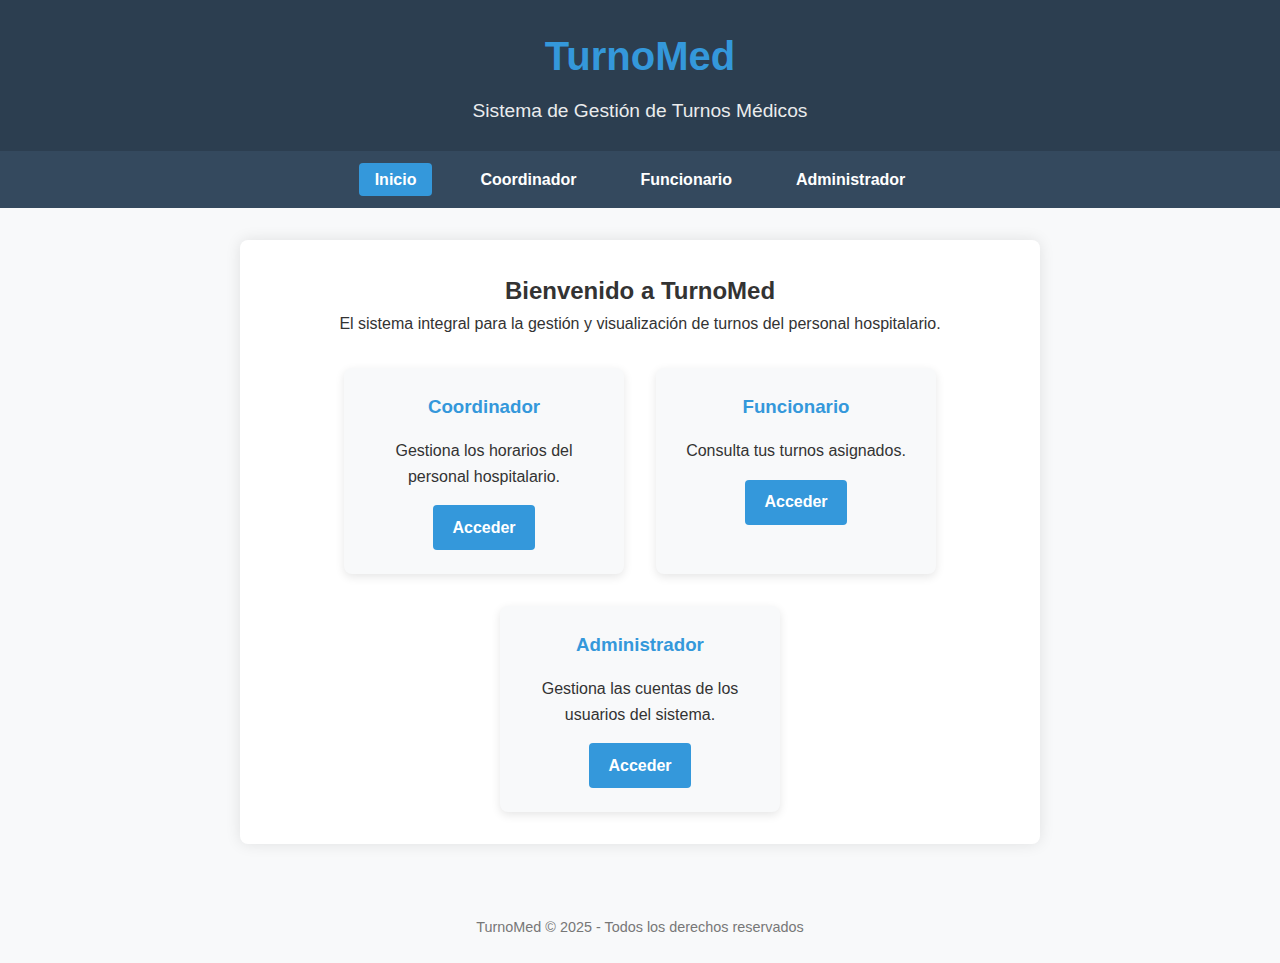
<file: index.html>
<!DOCTYPE html>
<html lang="es">
<head>
    <meta charset="UTF-8">
    <meta name="viewport" content="width=device-width, initial-scale=1.0">
    <title>TurnoMed - Sistema de Turnos Hospitalarios</title>
    <link rel="stylesheet" href="calendario.css">
</head>
<body class="home-view">
    <div class="app-header">
        <h1 class="app-title">TurnoMed</h1>
        <p class="app-subtitle">Sistema de Gestión de Turnos Médicos</p>
    </div>

    <nav class="main-menu">
        <ul>
            <li><a href="index.html" id="inicioLink">Inicio</a></li>
            <li><a href="coordinador.html" id="coordinadorLink">Coordinador</a></li>
            <li><a href="funcionario.html" id="funcionarioLink">Funcionario</a></li>
            <li><a href="gestionUsuario.html" id="gestionUsuarioLink">Administrador</a></li>
        </ul>
    </nav>

    <div class="welcome-container">
        <h2>Bienvenido a TurnoMed</h2>
        <p>El sistema integral para la gestión y visualización de turnos del personal hospitalario.</p>
        
        <div class="role-cards">
            <div class="role-card">
                <h3>Coordinador</h3>
                <p>Gestiona los horarios del personal hospitalario.</p>
                <a href="coordinador.html" class="btn">Acceder</a>
            </div>
            
            <div class="role-card">
                <h3>Funcionario</h3>
                <p>Consulta tus turnos asignados.</p>
                <a href="funcionario.html" class="btn">Acceder</a>
            </div>
            
            <div class="role-card">
                <h3>Administrador</h3>
                <p>Gestiona las cuentas de los usuarios del sistema.</p>
                <a href="gestionUsuario.html" class="btn">Acceder</a>
            </div>
        </div>
    </div>

    <footer>
        <p>TurnoMed &copy; 2025 - Todos los derechos reservados</p>
    </footer>

    <script src="calendario.js"></script>    
</body>
</html>
</file>
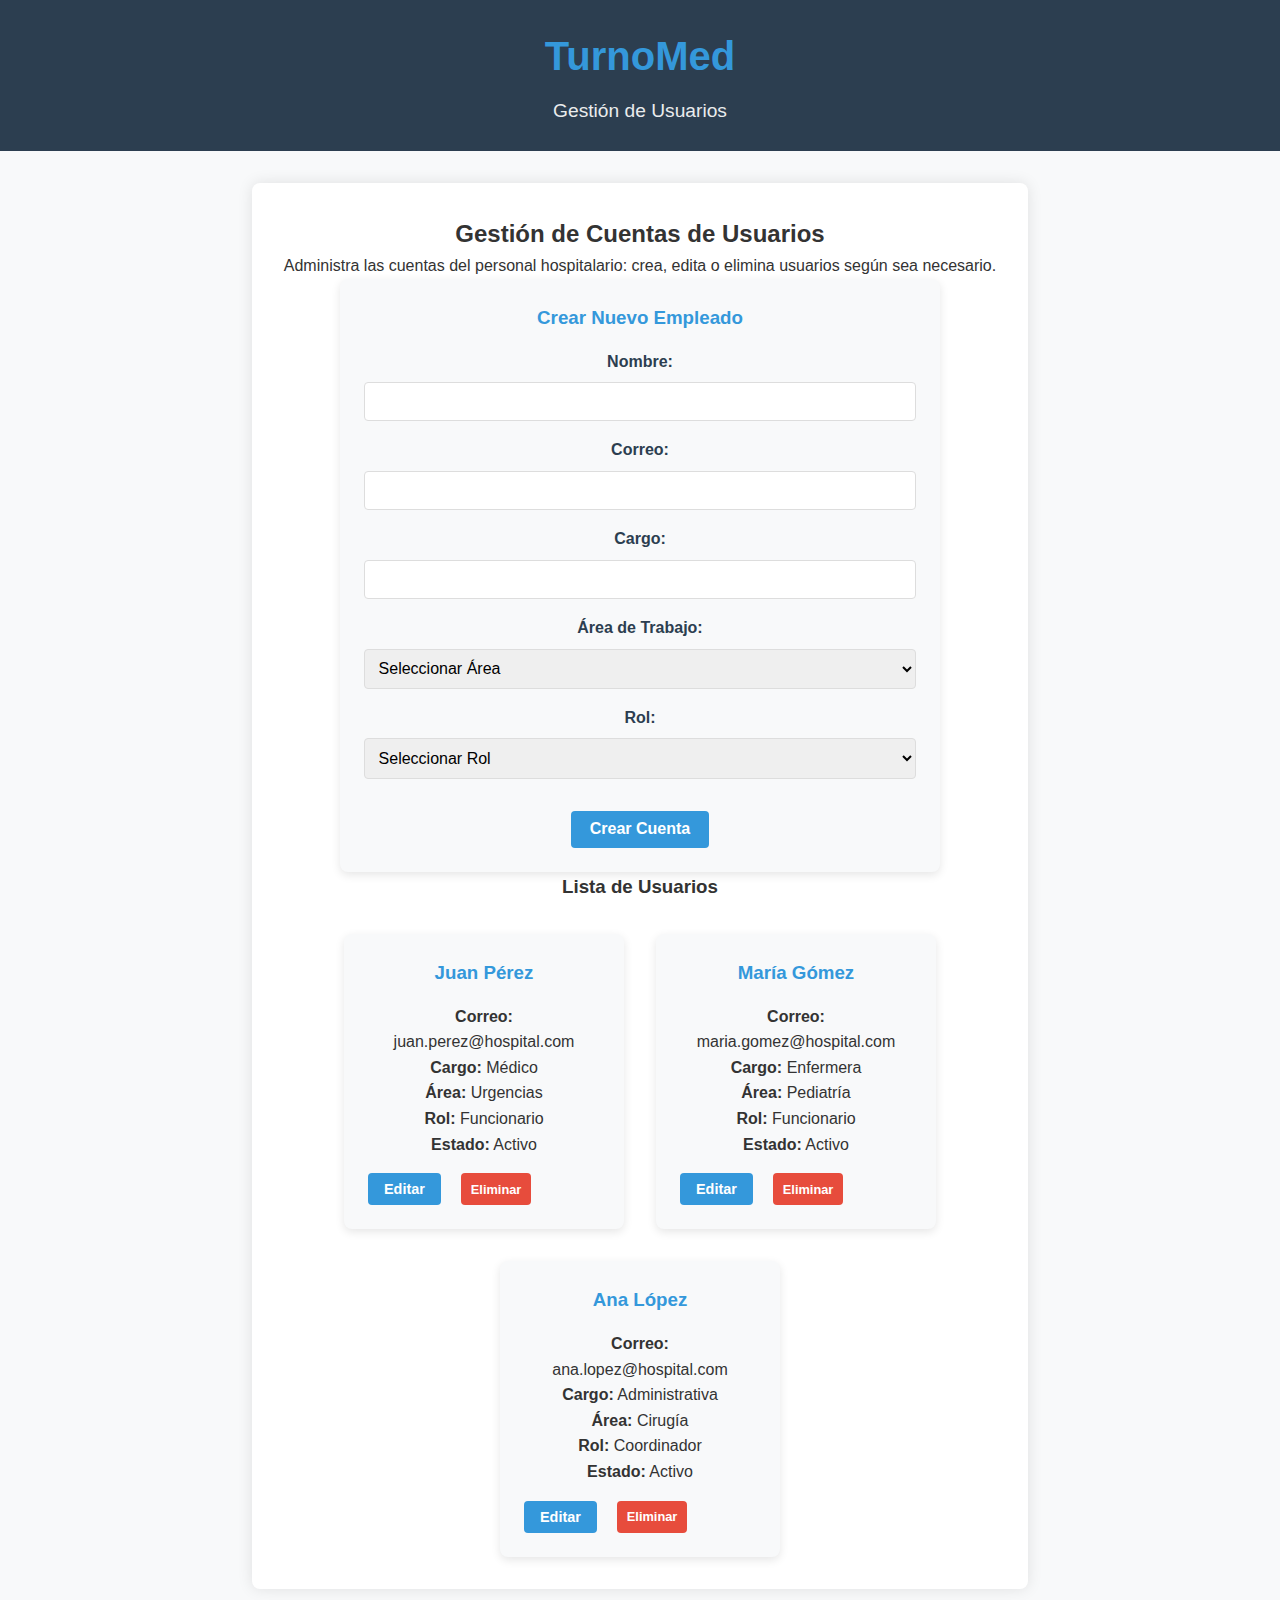
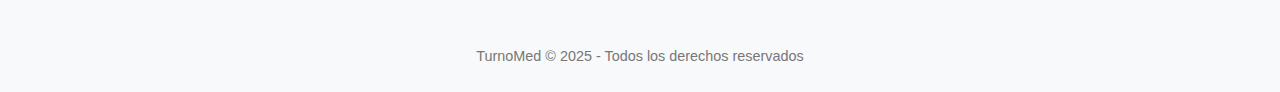
<file: gestionUsuario.html>
<!DOCTYPE html>
<html lang="es">
<head>
    <meta charset="UTF-8">
    <meta name="viewport" content="width=device-width, initial-scale=1.0">
    <title>TurnoMed - Gestión de Usuarios</title>
    <link rel="stylesheet" href="calendario.css">
    <style>
        /* Ajuste para centrar el cuerpo verticalmente */
        body {
            display: flex;
            flex-direction: column;
            min-height: 100vh;
            margin: 0;
            justify-content: space-between;
            background-color: #f8f9fa;
        }

        .welcome-container {
            flex-grow: 1;
            display: flex;
            flex-direction: column;
            justify-content: center;
            align-items: center;
            margin: 2rem auto;
            padding: 2rem;
            max-width: 800px;
            background-color: #fff;
            border-radius: 8px;
            box-shadow: 0 0 15px rgba(0,0,0,0.1);
            text-align: center;
        }

        .form-section, .users-section {
            width: 100%;
            max-width: 600px; /* Ajuste para que el formulario y la lista no sean demasiado anchos */
        }

        .role-cards {
            display: flex;
            flex-wrap: wrap;
            justify-content: center;
            gap: 2rem;
        }

        footer {
            margin-top: auto; /* Empuja el footer al final de la página */
        }
    </style>
</head>
<body>
    <div class="app-header">
        <h1 class="app-title">TurnoMed</h1>
        <p class="app-subtitle">Gestión de Usuarios</p>
    </div>

    <div class="welcome-container">
        <h2>Gestión de Cuentas de Usuarios</h2>
        <p>Administra las cuentas del personal hospitalario: crea, edita o elimina usuarios según sea necesario.</p>

        <!-- Sección para crear un nuevo usuario -->
        <div class="role-card form-section">
            <h3>Crear Nuevo Empleado</h3>
            <form id="userForm">
                <div class="form-group">
                    <label for="name">Nombre:</label>
                    <input type="text" id="name" required>
                </div>
                <div class="form-group">
                    <label for="email">Correo:</label>
                    <input type="email" id="email" required>
                </div>
                <div class="form-group">
                    <label for="position">Cargo:</label>
                    <input type="text" id="position" required>
                </div>
                <div class="form-group">
                    <label for="area">Área de Trabajo:</label>
                    <select id="area" class="filter-select" required>
                        <option value="">Seleccionar Área</option>
                        <option value="Urgencias">Urgencias</option>
                        <option value="Pediatría">Pediatría</option>
                        <option value="Cirugía">Cirugía</option>
                        <option value="Cardiología">Cardiología</option>
                        <option value="Neurología">Neurología</option>
                    </select>
                </div>
                <div class="form-group">
                    <label for="role">Rol:</label>
                    <select id="role" class="filter-select" required>
                        <option value="">Seleccionar Rol</option>
                        <option value="Administrador">Administrador</option>
                        <option value="Coordinador">Coordinador</option>
                        <option value="Funcionario">Funcionario</option>
                    </select>
                </div>
                <button type="submit" class="btn btn-primary">Crear Cuenta</button>
            </form>
        </div>

        <!-- Sección para consultar y gestionar usuarios -->
        <div class="users-section">
            <h3>Lista de Usuarios</h3>
            <div class="role-cards" id="usersTableBody">
                <!-- Los usuarios se generarán dinámicamente -->
            </div>
        </div>
    </div>

    <div id="modalEdit" class="modal">
        <div class="modal-content">
            <span class="close">×</span>
            <h2 id="modalTitle">Editar Usuario</h2>
            <form id="editForm">
                <div class="form-group">
                    <label for="editName">Nombre:</label>
                    <input type="text" id="editName" required>
                </div>
                <div class="form-group">
                    <label for="editEmail">Correo:</label>
                    <input type="email" id="editEmail" required>
                </div>
                <div class="form-group">
                    <label for="editPosition">Cargo:</label>
                    <input type="text" id="editPosition" required>
                </div>
                <div class="form-group">
                    <label for="editArea">Área de Trabajo:</label>
                    <select id="editArea" class="filter-select" required>
                        <option value="">Seleccionar Área</option>
                        <option value="Urgencias">Urgencias</option>
                        <option value="Pediatría">Pediatría</option>
                        <option value="Cirugía">Cirugía</option>
                        <option value="Cardiología">Cardiología</option>
                        <option value="Neurología">Neurología</option>
                    </select>
                </div>
                <div class="form-group">
                    <label for="editRole">Rol:</label>
                    <select id="editRole" class="filter-select" required>
                        <option value="">Seleccionar Rol</option>
                        <option value="Administrador">Administrador</option>
                        <option value="Coordinador">Coordinador</option>
                        <option value="Funcionario">Funcionario</option>
                    </select>
                </div>
                <button type="submit" class="btn btn-primary">Guardar Cambios</button>
            </form>
        </div>
    </div>

    <div id="notification" class="notification hidden">
        <span id="notificationMessage"></span>
    </div>

    <footer>
        <p>TurnoMed © 2025 - Todos los derechos reservados</p>
    </footer>

    <script src="calendario.js"></script>
    <script>
        // Datos simulados de usuarios
        let users = [
            { id: 1, name: "Juan Pérez", email: "juan.perez@hospital.com", position: "Médico", area: "Urgencias", role: "Funcionario", active: true },
            { id: 2, name: "María Gómez", email: "maria.gomez@hospital.com", position: "Enfermera", area: "Pediatría", role: "Funcionario", active: true },
            { id: 3, name: "Ana López", email: "ana.lopez@hospital.com", position: "Administrativa", area: "Cirugía", role: "Coordinador", active: true }
        ];

        // Renderizar la lista de usuarios
        function renderUsers() {
            const tableBody = document.getElementById("usersTableBody");
            tableBody.innerHTML = "";
            users.forEach(user => {
                const userCard = document.createElement("div");
                userCard.className = "role-card";
                userCard.innerHTML = `
                    <h3>${user.name}</h3>
                    <p><strong>Correo:</strong> ${user.email}</p>
                    <p><strong>Cargo:</strong> ${user.position}</p>
                    <p><strong>Área:</strong> ${user.area}</p>
                    <p><strong>Rol:</strong> ${user.role}</p>
                    <p><strong>Estado:</strong> ${user.active ? "Activo" : "Inactivo"}</p>
                    <div style="display: flex; gap: 10px;">
                        <button class="btn btn-primary btn-small" onclick="editUser(${user.id})">Editar</button>
                        <button class="btn btn-undo btn-small" onclick="deleteUser(${user.id})">${user.active ? "Eliminar" : "Restaurar"}</button>
                    </div>
                `;
                tableBody.appendChild(userCard);
            });
        }

        // Crear un nuevo usuario
        document.getElementById("userForm").addEventListener("submit", function(event) {
            event.preventDefault();

            const name = document.getElementById("name").value;
            const email = document.getElementById("email").value;
            const position = document.getElementById("position").value;
            const area = document.getElementById("area").value;
            const role = document.getElementById("role").value;

            // Validar campos
            if (!name || !email || !position || !area || !role) {
                showNotification("Por favor, complete todos los campos.", false);
                return;
            }

            // Simular operación en menos de 3 segundos
            setTimeout(() => {
                const newUser = {
                    id: users.length + 1,
                    name,
                    email,
                    position,
                    area,
                    role,
                    active: true
                };
                users.push(newUser);
                renderUsers();
                document.getElementById("userForm").reset();
                showNotification("Usuario creado exitosamente.", false);
            }, 500); // Simulación de 0.5 segundos
        });

        // Editar un usuario
        function editUser(userId) {
            const user = users.find(u => u.id === userId);
            if (!user) return;

            const modal = document.getElementById("modalEdit");
            document.getElementById("editName").value = user.name;
            document.getElementById("editEmail").value = user.email;
            document.getElementById("editPosition").value = user.position;
            document.getElementById("editArea").value = user.area;
            document.getElementById("editRole").value = user.role;

            modal.dataset.userId = userId;
            modal.style.display = "flex";
        }

        // Guardar cambios al editar
        document.getElementById("editForm").addEventListener("submit", function(event) {
            event.preventDefault();

            const userId = parseInt(document.getElementById("modalEdit").dataset.userId);
            const user = users.find(u => u.id === userId);
            if (!user) return;

            const newName = document.getElementById("editName").value;
            const newEmail = document.getElementById("editEmail").value;
            const newPosition = document.getElementById("editPosition").value;
            const newArea = document.getElementById("editArea").value;
            const newRole = document.getElementById("editRole").value;

            if (newName && newEmail && newPosition && newArea && newRole) {
                setTimeout(() => {
                    user.name = newName;
                    user.email = newEmail;
                    user.position = newPosition;
                    user.area = newArea;
                    user.role = newRole;
                    renderUsers();
                    document.getElementById("modalEdit").style.display = "none";
                    showNotification("Usuario modificado exitosamente.", false);
                }, 500); // Simulación de 0.5 segundos
            }
        });

        // Cerrar modal
        document.querySelector("#modalEdit .close").addEventListener("click", function() {
            document.getElementById("modalEdit").style.display = "none";
        });

        window.addEventListener("click", function(event) {
            const modal = document.getElementById("modalEdit");
            if (event.target === modal) {
                modal.style.display = "none";
            }
        });

        // Eliminar o restaurar un usuario
        function deleteUser(userId) {
            const user = users.find(u => u.id === userId);
            if (!user) return;

            setTimeout(() => {
                user.active = !user.active; // Alternar estado (eliminar/restaurar)
                renderUsers();
                showNotification(user.active ? "Usuario restaurado exitosamente." : "Usuario eliminado. No podrá acceder al sistema.", false);
            }, 500); // Simulación de 0.5 segundos
        }

        // Renderizar la lista inicialmente
        renderUsers();
    </script>
</body>
</html>
</file>
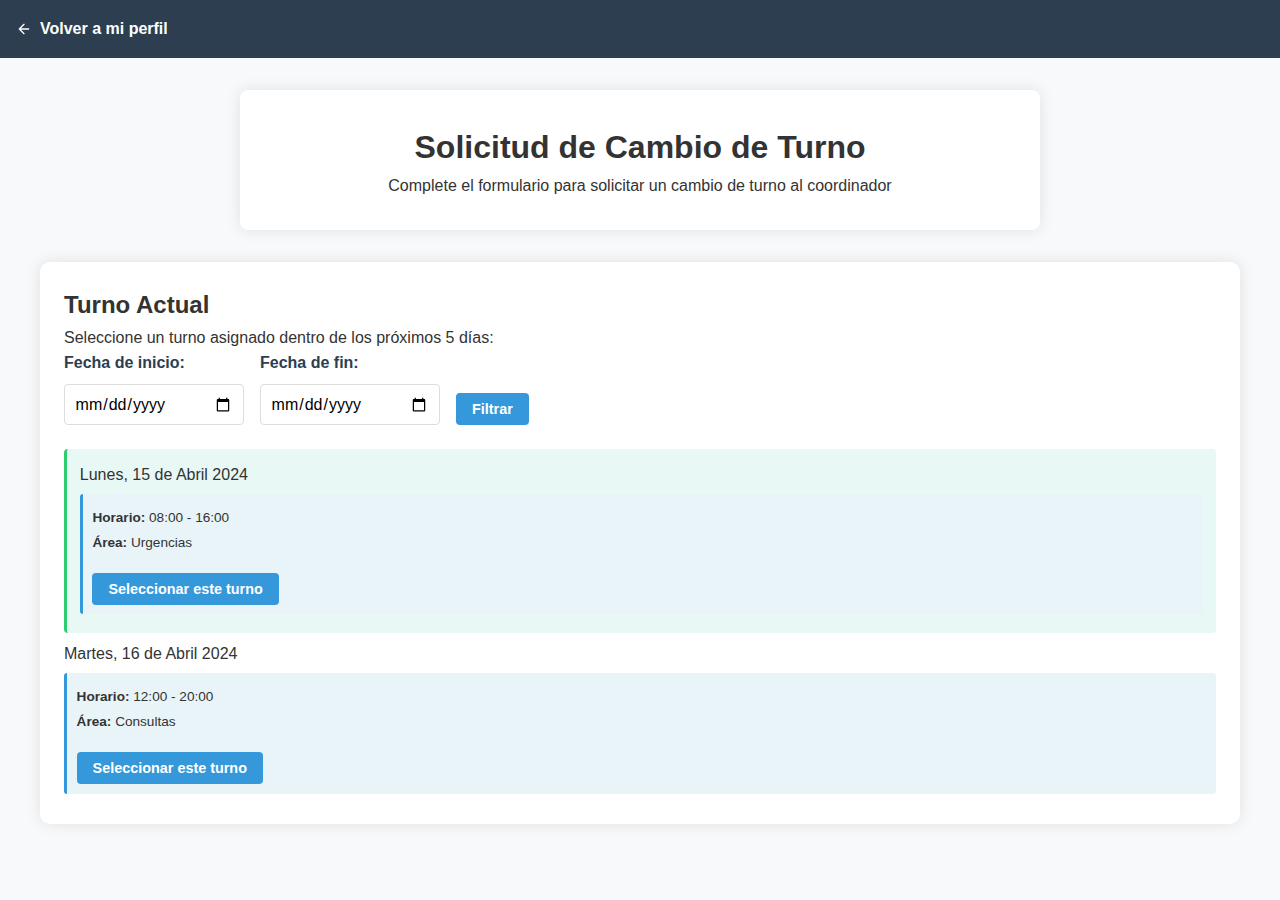
<file: notificación.html>
<!DOCTYPE html>
<html lang="es">
<head>
    <meta charset="UTF-8">
    <meta name="viewport" content="width=device-width, initial-scale=1.0">
    <title>Solicitud de Cambio de Turno</title>
    <link rel="stylesheet" href="calendario.css">
</head>
<body>
    <div class="top-nav">
        <a href="perfil.html" class="back-btn">
            <svg width="16" height="16" viewBox="0 0 24 24" fill="none" stroke="currentColor" stroke-width="2" stroke-linecap="round" stroke-linejoin="round">
                <path d="M19 12H5M12 19l-7-7 7-7"/>
            </svg>
            Volver a mi perfil
        </a>
    </div>

    <div class="welcome-container">
        <h1>Solicitud de Cambio de Turno</h1>
        <p>Complete el formulario para solicitar un cambio de turno al coordinador</p>
    </div>

    <div class="calendar-container">
        <h2>Turno Actual</h2>
        <p>Seleccione un turno asignado dentro de los próximos 5 días:</p>
        
        <div class="filters-container">
            <div class="filter-group">
                <label for="fecha-inicio">Fecha de inicio:</label>
                <input type="date" id="fecha-inicio" class="filter-select">
            </div>
            <div class="filter-group">
                <label for="fecha-fin">Fecha de fin:</label>
                <input type="date" id="fecha-fin" class="filter-select">
            </div>
            <button class="btn btn-primary btn-small">Filtrar</button>
        </div>

        <div class="turnos-list">
            <!-- Ejemplo de turnos disponibles -->
            <div class="turno-item my-shift">
                <div class="turno-date">Lunes, 15 de Abril 2024</div>
                <div class="shift">
                    <p><strong>Horario:</strong> 08:00 - 16:00</p>
                    <p><strong>Área:</strong> Urgencias</p>
                    <button class="btn btn-primary btn-small seleccionar-turno">Seleccionar este turno</button>
                </div>
            </div>
            
            <div class="turno-item">
                <div class="turno-date">Martes, 16 de Abril 2024</div>
                <div class="shift">
                    <p><strong>Horario:</strong> 12:00 - 20:00</p>
                    <p><strong>Área:</strong> Consultas</p>
                    <button class="btn btn-primary btn-small seleccionar-turno">Seleccionar este turno</button>
                </div>
            </div>
        </div>

        <div id="formulario-cambio" style="display: none; margin-top: 2rem;">
            <h2>Propuesta de Nuevo Turno</h2>
            <p>Turno seleccionado: <span id="turno-seleccionado-info"></span></p>
            
            <div class="filters-container">
                <div class="filter-group">
                    <label for="nueva-fecha">Nueva fecha:</label>
                    <input type="date" id="nueva-fecha" class="filter-select">
                </div>
                <div class="filter-group">
                    <label for="nuevo-horario">Nuevo horario:</label>
                    <select id="nuevo-horario" class="filter-select">
                        <option value="">Seleccione un horario</option>
                        <option value="08:00-16:00">08:00 - 16:00</option>
                        <option value="12:00-20:00">12:00 - 20:00</option>
                        <option value="16:00-00:00">16:00 - 00:00</option>
                    </select>
                </div>
                <button class="btn btn-primary btn-small" id="verificar-disponibilidad">Verificar disponibilidad</button>
            </div>
            
            <div id="mensaje-disponibilidad" style="margin: 1rem 0; padding: 1rem; display: none;"></div>
            
            <form id="solicitud-cambio-form" style="margin-top: 1rem;">
                <div class="form-group">
                    <label for="motivo-cambio">Motivo del cambio (máximo 200 caracteres):</label>
                    <textarea id="motivo-cambio" class="form-control" rows="4" maxlength="200" required></textarea>
                    <small id="contador-caracteres">200 caracteres restantes</small>
                </div>
                
                <button type="submit" class="btn btn-primary" id="enviar-solicitud">Enviar Solicitud</button>
            </form>
        </div>
    </div>

    <div id="modal-confirmacion" class="modal">
        <div class="modal-content">
            <span class="close">&times;</span>
            <h2>Confirmación de Solicitud</h2>
            <p id="modal-mensaje">Su solicitud de cambio de turno ha sido enviada al coordinador.</p>
            <p>Recibirá una notificación con la decisión dentro de las próximas 24 horas.</p>
            <button class="btn btn-primary" id="cerrar-modal">Aceptar</button>
        </div>
    </div>

    <div id="notificacion" class="notification hidden">
        <svg width="20" height="20" viewBox="0 0 24 24" fill="none" stroke="currentColor" stroke-width="2" stroke-linecap="round" stroke-linejoin="round">
            <path d="M22 11.08V12a10 10 0 1 1-5.93-9.14"></path>
            <polyline points="22 4 12 14.01 9 11.01"></polyline>
        </svg>
        <span id="notificacion-mensaje"></span>
    </div>

     <script src="calendario.js"></script>

</body>
</html>
</file>
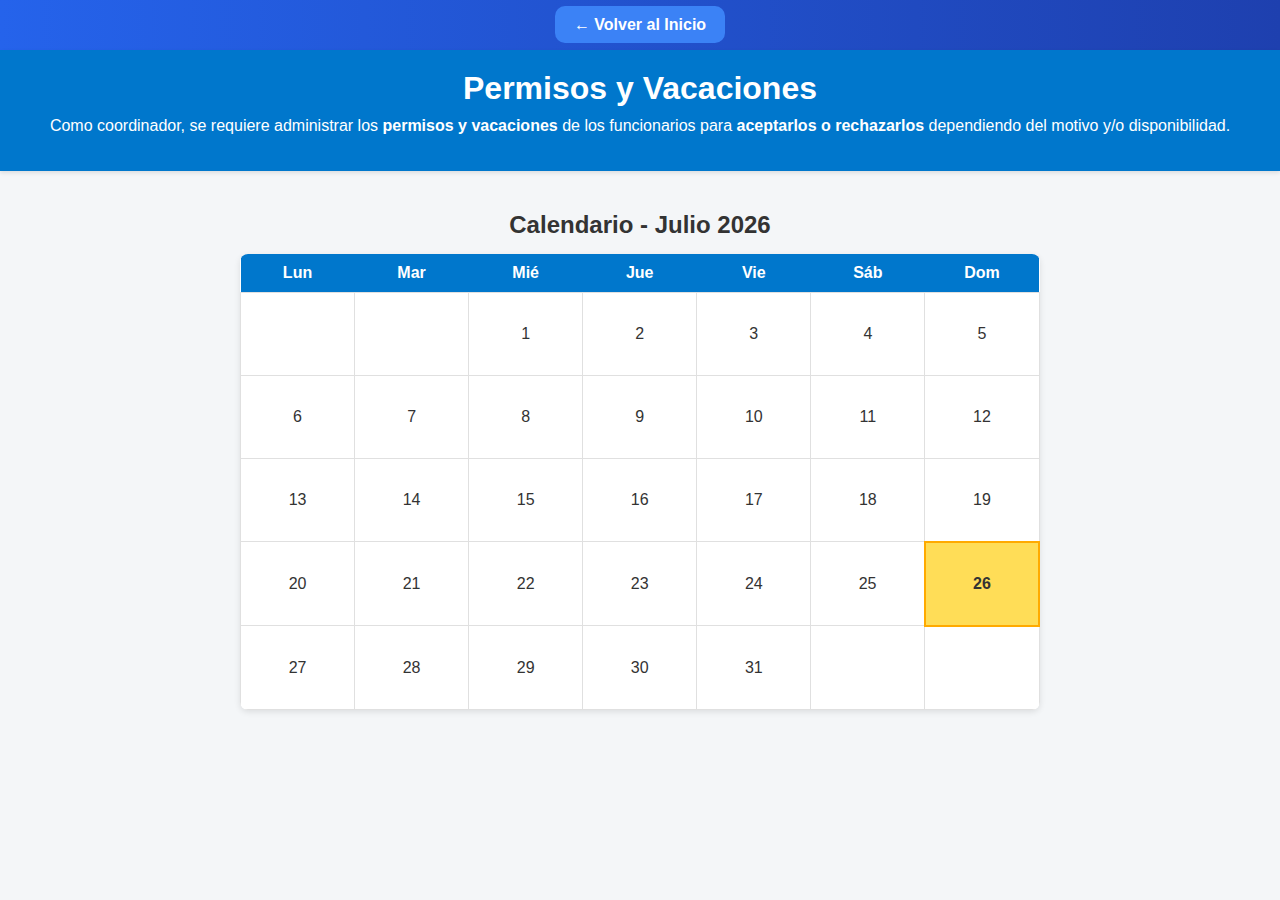
<file: calendario/calendario_vacaciones.html>
<!DOCTYPE html>
<html lang="es">
<head>
  <meta charset="UTF-8">
  <title>Permisos y Vacaciones - Coordinador</title>
  <link rel="stylesheet" href="calendario_vacaciones.css">
</head>
<body>
    
    <nav class="top-nav">
        <a href="calendario.html" class="btn-volver">← Volver al Inicio</a>
    </nav>

  <header>
    <h1>Permisos y Vacaciones</h1>
    <p>
      Como coordinador, se requiere administrar los <strong>permisos y vacaciones</strong> de los funcionarios
      para <strong>aceptarlos o rechazarlos</strong> dependiendo del motivo y/o disponibilidad.
    </p>
  </header>

  

  <main>
    <section>
      <h2 id="mes-actual">Calendario</h2>
      <table id="tabla-calendario">
        <thead>
          <tr>
            <th>Lun</th>
            <th>Mar</th>
            <th>Mié</th>
            <th>Jue</th>
            <th>Vie</th>
            <th>Sáb</th>
            <th>Dom</th>
          </tr>
        </thead>
        <tbody id="cuerpo-calendario">
          <!-- Días generados con JavaScript -->
        </tbody>
      </table>
    </section>
  </main>

  <!-- Modal de solicitudes -->
  <div id="modal-solicitudes" class="modal">
    <div class="modal-contenido">
      <span class="cerrar" id="cerrar-modal">&times;</span>
      <h3>Solicitudes del <span id="fecha-modal"></span></h3>
      
      <div id="lista-solicitudes">
        <!--  insertan solicitudes dinámicamente -->
      </div>

      <div id="acciones-solicitud" style="display: none;">
        <textarea id="motivo" placeholder="Escribe el motivo de la decisión..."></textarea>
        <div class="botones">
          <button class="btn aceptar">Aceptar</button>
          <button class="btn rechazar">Rechazar</button>
        </div>
      </div>
    </div>
  </div>

  

  <script src="calendario_vacaciones.js"></script>

  <div id="notificacion-toast" class="toast-guardado">Guardado correctamente</div>


</body>
</html>
</file>
<file: calendario.css>
/* ===== ESTILOS GENERALES ===== */
* {
    box-sizing: border-box;
    margin: 0;
    padding: 0;
    font-family: 'Segoe UI', Tahoma, Geneva, Verdana, sans-serif;
}

body {
    background-color: #f8f9fa;
    color: #333;
    line-height: 1.6;
}

/* ===== ENCABEZADO Y NAVEGACIÓN ===== */
.app-header {
    background-color: #2c3e50;
    color: white;
    padding: 1.5rem;
    text-align: center;
}

.app-title {
    font-size: 2.5rem;
    margin-bottom: 0.5rem;
    color: #3498db;
}

.app-subtitle {
    font-size: 1.2rem;
    opacity: 0.9;
}

.main-menu {
    background-color: #34495e;
    padding: 1rem 0;
}

.main-menu ul {
    list-style: none;
    display: flex;
    justify-content: center;
    gap: 2rem;
    padding: 0 1rem;
}

.main-menu a {
    color: white;
    text-decoration: none;
    font-weight: bold;
    padding: 0.5rem 1rem;
    border-radius: 4px;
    transition: all 0.3s;
}

.main-menu a:hover {
    background-color: #3498db;
}

.top-nav {
    background-color: #2c3e50;
    padding: 1rem;
    display: flex;
    justify-content: flex-start;
}

.back-btn {
    color: white;
    text-decoration: none;
    font-weight: bold;
    display: inline-flex;
    align-items: center;
    gap: 0.5rem;
    transition: opacity 0.3s;
}

.back-btn:hover {
    opacity: 0.8;
}

/* ===== CONTENEDORES PRINCIPALES ===== */
.welcome-container {
    max-width: 800px;
    margin: 2rem auto;
    padding: 2rem;
    background: white;
    border-radius: 8px;
    box-shadow: 0 0 15px rgba(0,0,0,0.1);
    text-align: center;
}

.calendar-container {
    max-width: 1200px;
    margin: 1rem auto;
    padding: 1.5rem;
    background: white;
    border-radius: 10px;
    box-shadow: 0 0 15px rgba(0, 0, 0, 0.1);
}

/* ===== COMPONENTES DE INTERFAZ ===== */
/* Tarjetas */
.role-cards {
    display: flex;
    justify-content: center;
    gap: 2rem;
    margin-top: 2rem;
    flex-wrap: wrap;
}

.role-card {
    background: #f8f9fa;
    border-radius: 8px;
    padding: 1.5rem;
    width: 280px;
    box-shadow: 0 3px 10px rgba(0,0,0,0.1);
    transition: transform 0.3s;
}

.role-card:hover {
    transform: translateY(-5px);
}

.role-card h3 {
    color: #3498db;
    margin-bottom: 1rem;
}

/* Botones */
.btn {
    display: inline-block;
    padding: 0.6rem 1.2rem;
    background-color: #3498db;
    color: white;
    text-decoration: none;
    border-radius: 4px;
    margin-top: 1rem;
    font-weight: bold;
    transition: all 0.3s;
    border: none;
    cursor: pointer;
    font-size: 1rem;
}

.btn:hover {
    background-color: #2980b9;
    transform: translateY(-2px);
}

.btn-small {
    padding: 0.5rem 1rem;
    font-size: 0.9rem;
}

.btn-undo {
    background-color: #e74c3c;
    margin-left: 10px;
    padding: 5px 10px;
    font-size: 0.8em;
}

.btn-undo:hover {
    background-color: #c0392b;
}

/* ESTILOS PARA BOTÓN DE CAMBIO */
.btn-change-shift {
    background-color: #3498db;
    color: white;
    border: none;
    padding: 5px 10px;
    border-radius: 4px;
    margin-top: 8px;
    cursor: pointer;
    display: block;
    width: 100%;
    transition: background-color 0.3s;
}

.btn-change-shift:hover {
    background-color: #2980b9;
}

/* ESTILOS PARA FORMULARIO */
.change-shift-form .date-range-info {
    font-size: 0.85rem;
    color: #7f8c8d;
    margin-top: -0.5rem;
    margin-bottom: 1rem;
    display: block;
}

/* Filtros */
.filters-container {
    display: flex;
    flex-wrap: wrap;
    gap: 1rem;
    margin-bottom: 1.5rem;
    align-items: flex-end;
}

.filter-group {
    display: flex;
    flex-direction: column;
    min-width: 180px;
}

.filter-group label {
    margin-bottom: 0.5rem;
    font-weight: bold;
    color: #2c3e50;
}

.filter-select {
    padding: 0.6rem;
    border-radius: 4px;
    border: 1px solid #ddd;
    font-size: 1rem;
    transition: border-color 0.3s;
}

.filter-select:focus {
    border-color: #3498db;
    outline: none;
}

/* ===== CALENDARIO ===== */
.calendar-header {
    display: flex;
    justify-content: space-between;
    align-items: center;
    margin-bottom: 15px;
    flex-wrap: wrap;
    gap: 10px;
}

.calendar-nav {
    display: flex;
    gap: 10px;
    width: 100%;
    justify-content: center;
}

.month-title {
    width: 100%;
    text-align: center;
    color: #2c3e50;
    margin-bottom: 10px;
}

.calendar-grid {
    display: grid;
    grid-template-columns: repeat(7, 1fr);
    gap: 1px;
    background-color: #ddd;
    border-radius: 8px;
    overflow: hidden;
}

.day-header {
    background-color: #2c3e50;
    color: white;
    text-align: center;
    font-weight: bold;
    padding: 0.8rem;
}

.calendar-day {
    min-height: 120px;
    background: white;
    padding: 0.8rem;
    position: relative;
    transition: all 0.2s ease;
}

.day-number {
    font-weight: bold;
    margin-bottom: 0.5rem;
    color: #2c3e50;
}

/* Día actual */
.calendar-day.current-day {
    background-color: #e6f7ff;
    border: 2px solid #91d5ff;
    box-shadow: 0 0 0 2px #1890ff inset;
}

.calendar-day.current-day .day-number {
    font-weight: bold;
    color: #1890ff;
}

/* Días disponibles para cambio */
.calendar-day.available-for-change {
    background-color: #e8f8f5;
    cursor: pointer;
    position: relative;
}

.calendar-day.available-for-change::after {
    content: "🔄";
    position: absolute;
    top: 5px;
    right: 5px;
    font-size: 1.2rem;
}

.calendar-day.available-for-change:hover {
    background-color: #d1f2eb;
}

/* Turnos */
.shift {
    background-color: #e8f4f8;
    border-left: 3px solid #3498db;
    padding: 0.6rem;
    margin: 0.4rem 0;
    border-radius: 3px;
    font-size: 0.85rem;
}

.shift p {
    margin: 0.2rem 0;
}

.my-shift {
    background-color: #e8f8f5;
    border-left: 3px solid #2ecc71;
    padding: 0.8rem;
    margin: 0.5rem 0;
    border-radius: 4px;
}

.empty {
    background-color: #f9f9f9;
}

/* ===== FORMULARIO CAMBIO DE TURNO ===== */
.change-shift-form {
    background-color: #f8f9fa;
    border-radius: 8px;
    padding: 1.5rem;
    margin-top: 1.5rem;
    box-shadow: 0 2px 10px rgba(0,0,0,0.1);
    display: none;
}

.change-shift-form h3 {
    margin-bottom: 1rem;
    color: #2c3e50;
    border-bottom: 1px solid #eee;
    padding-bottom: 0.5rem;
}

.form-group {
    margin-bottom: 1rem;
}

.form-group label {
    display: block;
    margin-bottom: 0.5rem;
    font-weight: bold;
    color: #2c3e50;
}

.form-group input,
.form-group select,
.form-group textarea {
    width: 100%;
    padding: 0.6rem;
    border: 1px solid #ddd;
    border-radius: 4px;
    font-size: 1rem;
    transition: border-color 0.3s;
}

.form-group input:focus,
.form-group select:focus,
.form-group textarea:focus {
    border-color: #3498db;
    outline: none;
}

.form-group textarea {
    min-height: 100px;
    resize: vertical;
}

.char-counter {
    text-align: right;
    font-size: 0.8em;
    color: #666;
    margin-top: 0.3rem;
}

/* Verificación disponibilidad */
.availability-check {
    padding: 10px;
    margin: 10px 0;
    border-radius: 4px;
    display: none;
}

.availability-check.available {
    background-color: #d4edda;
    color: #155724;
}

.availability-check.unavailable {
    background-color: #f8d7da;
    color: #721c24;
}

.form-actions {
    display: flex;
    justify-content: flex-end;
    gap: 1rem;
    margin-top: 1rem;
}

/* ===== NOTIFICACIONES ===== */
.notification {
    position: fixed;
    bottom: 20px;
    right: 20px;
    background-color: #2ecc71;
    color: white;
    padding: 15px 20px;
    border-radius: 5px;
    box-shadow: 0 3px 10px rgba(0,0,0,0.2);
    z-index: 1000;
    display: flex;
    align-items: center;
    transition: all 0.3s ease;
    font-weight: 500;
}

.notification.error {
    background-color: #e74c3c;
}

.notification.hidden {
    transform: translateX(150%);
    opacity: 0;
}

.notification-close {
    margin-left: 15px;
    cursor: pointer;
    font-weight: bold;
    font-size: 1.2em;
}

/* ===== MODALES ===== */
.modal {
    display: none;
    position: fixed;
    z-index: 1000;
    left: 0;
    top: 0;
    width: 100%;
    height: 100%;
    background-color: rgba(0,0,0,0.5);
    justify-content: center;
    align-items: center;
}

.modal-content {
    background-color: #fff;
    margin: 5% auto;
    padding: 20px;
    border-radius: 8px;
    width: 90%;
    max-width: 500px;
    position: relative;
    animation: modalFadeIn 0.3s;
}

@keyframes modalFadeIn {
    from { opacity: 0; transform: translateY(-20px); }
    to { opacity: 1; transform: translateY(0); }
}

.close-modal {
    position: absolute;
    right: 15px;
    top: 10px;
    font-size: 24px;
    cursor: pointer;
    color: #777;
    transition: color 0.3s;
}

.close-modal:hover {
    color: #333;
}

/* ===== FOOTER ===== */
footer {
    text-align: center;
    padding: 1.5rem;
    margin-top: 3rem;
    color: #777;
    font-size: 0.9rem;
}

/* ===== RESPONSIVE ===== */
@media (max-width: 768px) {
    .role-cards {
        flex-direction: column;
        align-items: center;
    }
    
    .main-menu ul {
        flex-direction: column;
        gap: 0.5rem;
    }
    
    .calendar-grid {
        grid-template-columns: repeat(2, 1fr);
    }
    
    .day-header {
        display: none;
    }
    
    .filters-container {
        flex-direction: column;
    }
    
    .filter-group {
        width: 100%;
    }
}

@media (max-width: 480px) {
    .calendar-grid {
        grid-template-columns: 1fr;
    }
    
    .calendar-header {
        flex-direction: column;
        gap: 0.5rem;
    }
    
    .app-title {
        font-size: 2rem;
    }
    
    .app-subtitle {
        font-size: 1rem;
    }
    
    .notification {
        flex-direction: column;
        align-items: flex-start;
        padding: 1rem;
        right: 10px;
        left: 10px;
        bottom: 10px;
    }
    
    .btn-undo {
        margin-left: 0;
        margin-top: 8px;
        width: 100%;
    }
    
    .form-actions {
        flex-direction: column;
    }
    
    .btn {
        width: 100%;
    }
}
</file>
<file: calendario/calendario_vacaciones.css>
/* Estilos generales */
body {
    font-family: "Segoe UI", sans-serif;
    margin: 0;
    padding: 0;
    background: #f4f6f8;
    color: #333;
  }
  
  header {
    background-color: #0077cc;
    color: white;
    padding: 20px;
    text-align: center;
    box-shadow: 0 2px 4px rgba(0,0,0,0.1);
  }
  
  header h1 {
    margin: 0;
  }
  
  header p {
    margin-top: 10px;
    font-size: 1rem;
  }
  
  /* Calendario */
  main {
    padding: 20px;
    max-width: 800px;
    margin: auto;
  }
  
  h2 {
    text-align: center;
    margin-bottom: 15px;
  }
  
  table {
    width: 100%;
    border-collapse: collapse;
    background: white;
    border-radius: 8px;
    overflow: hidden;
    box-shadow: 0 2px 6px rgba(0, 0, 0, 0.1);
  }
  
  thead th {
    background-color: #0077cc;
    color: white;
    padding: 10px 0;
    font-weight: 600;
  }
  
  tbody td {
    width: 14.28%;
    height: 80px;
    text-align: center;
    vertical-align: middle;
    border: 1px solid #e0e0e0;
    cursor: pointer;
  }
  
  tbody td:hover {
    background-color: #e8f4ff;
  }
  
  .hoy {
    background-color: #ffdd57;
    font-weight: bold;
    border: 2px solid #ffaa00;
  }
  
  /* Modal */
  .modal {
    display: none;
    position: fixed;
    z-index: 100;
    left: 0; top: 0;
    width: 100%; height: 100%;
    background-color: rgba(0, 0, 0, 0.5);
  }
  
  .modal-contenido {
    background-color: white;
    margin: 10% auto;
    padding: 20px;
    border-radius: 10px;
    width: 90%;
    max-width: 500px;
    position: relative;
  }
  
  .cerrar {
    position: absolute;
    right: 15px;
    top: 10px;
    font-size: 24px;
    font-weight: bold;
    color: #999;
    cursor: pointer;
  }
  
  textarea {
    width: 100%;
    height: 80px;
    margin-top: 15px;
    padding: 10px;
    border-radius: 6px;
    border: 1px solid #ccc;
    resize: none;
    font-size: 14px;
  }
  
  .botones {
    margin-top: 15px;
    display: flex;
    justify-content: space-between;
  }
  
  .btn {
    padding: 10px 20px;
    border: none;
    font-weight: bold;
    cursor: pointer;
    border-radius: 5px;
    font-size: 14px;
  }
  
  .aceptar {
    background-color: #28a745;
    color: white;
  }
  
  .rechazar {
    background-color: #dc3545;
    color: white;
  }
  
  /* Solicitud */
  .solicitud {
    padding: 10px;
    border-bottom: 1px solid #ddd;
  }
  
  .solicitud:last-child {
    border-bottom: none;
  }
  

  .top-nav {
  background: linear-gradient(to right, #2563eb, #1e40af); /* De azul claro a azul oscuro */
  padding: 1rem 0;
  text-align: center;
  box-shadow: 0 4px 6px rgba(0, 0, 0, 0.1);
}

.btn-volver {
  color: #fff;
  background-color: #3b82f6;
  border: none;
  padding: 0.6rem 1.2rem;
  border-radius: 10px;
  text-decoration: none;
  font-weight: 600;
  font-size: 1rem;
  transition: background-color 0.3s ease, transform 0.2s ease;
}

.btn-volver:hover {
  background-color: #2563eb;
  transform: scale(1.05);
}

.toast-guardado {
    position: fixed;
    bottom: 20px;
    right: 20px;
    background-color: #2ecc71;
    color: white;
    padding: 12px 20px;
    border-radius: 8px;
    font-size: 14px;
    opacity: 0;
    pointer-events: none;
    transition: opacity 0.4s ease;
    z-index: 9999;
  }
  
  .toast-guardado.mostrar {
    opacity: 1;
    pointer-events: auto;
  }
  
  .toast-guardado.aceptada {
    background-color: #2ecc71; /* verde */
  }
  
  .toast-guardado.rechazada {
    background-color: #e74c3c; /* rojo */
  }
</file>
